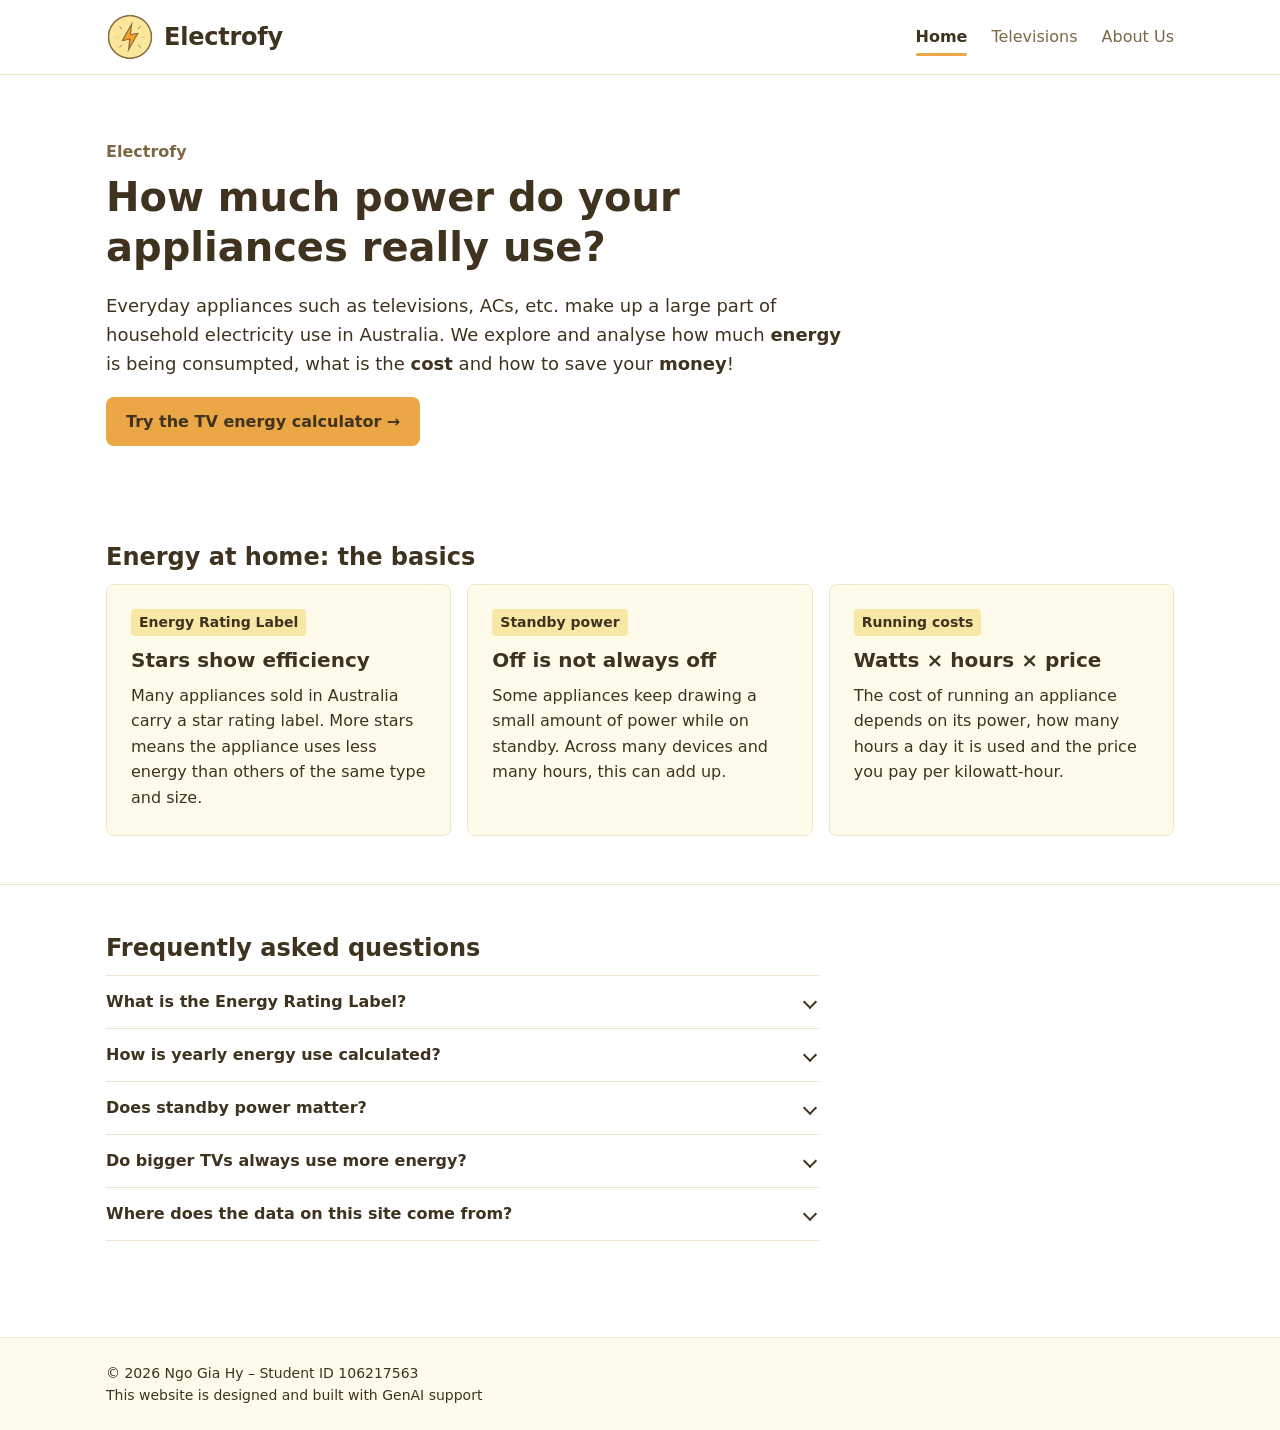
<file: Demonstration 1/index.html>
<!DOCTYPE html>
<html lang="en-AU">
<head>
  <meta charset="UTF-8">
  <meta name="viewport" content="width=device-width, initial-scale=1">
  <title>Home | Electrofy</title>
  <meta name="description" content="Appliance energy consumption in Australian homes.">
  <link rel="icon" href="assets/img/power-logo.png">
  <link rel="stylesheet" href="assets/css/styles.css">
  <script src="assets/js/main.js" defer></script>
</head>
<body>
  <a class="skip-link" href="#main">Skip to main content</a>

  <header class="site-header">
    <nav class="site-nav container" aria-label="Main">
      <a class="logo" href="index.html"><img src="assets/img/power-logo.png" alt="" width="48" height="48"><span class="logo-name">Electrofy</span></a>
      <ul class="nav-links">
        <li><a href="index.html" class="active" aria-current="page">Home</a></li>
        <li><a href="televisions.html">Televisions</a></li>
        <li><a href="about.html">About Us</a></li>
      </ul>
    </nav>
  </header>

  <main id="main">
    <section class="hero">
      <div class="container">
        <p class="site-name">Electrofy</p>
        <h1>How much power do your appliances really use?</h1>
        <p class="lead">Everyday appliances such as televisions, ACs, etc. make up a large part of household electricity use in Australia. We explore and analyse how much <strong>energy</strong> is being consumpted, what is the <strong>cost</strong> and how to save your <strong>money</strong>!</p>
        <a class="button" href="televisions.html">Try the TV energy calculator →</a>
      </div>
    </section>

    <section class="section" aria-labelledby="facts-title">
      <div class="container">
        <h2 id="facts-title">Energy at home: the basics</h2>
        <ul class="card-grid">
          <li class="card">
            <span class="chip">Energy Rating Label</span>
            <h3>Stars show efficiency</h3>
            <p>Many appliances sold in Australia carry a star rating label. More stars means the appliance uses less energy than others of the same type and size.</p>
          </li>
          <li class="card">
            <span class="chip">Standby power</span>
            <h3>Off is not always off</h3>
            <p>Some appliances keep drawing a small amount of power while on standby. Across many devices and many hours, this can add up.</p>
          </li>
          <li class="card">
            <span class="chip">Running costs</span>
            <h3>Watts × hours × price</h3>
            <p>The cost of running an appliance depends on its power, how many hours a day it is used and the price you pay per kilowatt-hour.</p>
          </li>
        </ul>
      </div>
    </section>

    <section class="section" aria-labelledby="faq-title">
      <div class="container">
        <h2 id="faq-title">Frequently asked questions</h2>
        <div class="faq-list">
          <div class="faq-item">
            <h3><button class="faq-question" type="button" aria-expanded="false" aria-controls="faq-1">What is the Energy Rating Label?<span class="faq-icon" aria-hidden="true"></span></button></h3>
            <div class="faq-answer" id="faq-1" hidden><p>The Energy Rating Label is a star rating shown on appliances in Australia and New Zealand to help buyers compare energy efficiency.</p></div>
          </div>
          <div class="faq-item">
            <h3><button class="faq-question" type="button" aria-expanded="false" aria-controls="faq-2">How is yearly energy use calculated?<span class="faq-icon" aria-hidden="true"></span></button></h3>
            <div class="faq-answer" id="faq-2" hidden><p>Multiply the appliance's power in watts by the hours it is used each day, divide by 1,000 to get kilowatt-hours, then multiply by 365.</p></div>
          </div>
          <div class="faq-item">
            <h3><button class="faq-question" type="button" aria-expanded="false" aria-controls="faq-3">Does standby power matter?<span class="faq-icon" aria-hidden="true"></span></button></h3>
            <div class="faq-answer" id="faq-3" hidden><p>Standby power is usually small for a single device, but it runs around the clock and across many devices in a home.</p></div>
          </div>
          <div class="faq-item">
            <h3><button class="faq-question" type="button" aria-expanded="false" aria-controls="faq-4">Do bigger TVs always use more energy?<span class="faq-icon" aria-hidden="true"></span></button></h3>
            <div class="faq-answer" id="faq-4" hidden><p>Larger screens generally need more power, but screen technology and efficiency also make a difference. Try the calculator to compare models.</p></div>
          </div>
          <div class="faq-item">
            <h3><button class="faq-question" type="button" aria-expanded="false" aria-controls="faq-5">Where does the data on this site come from?<span class="faq-icon" aria-hidden="true"></span></button></h3>
            <div class="faq-answer" id="faq-5" hidden><p>TV model data comes from the Australian Energy Rating product register. See the About Us page for details.</p></div>
          </div>
        </div>
      </div>
    </section>
  </main>

  <footer class="site-footer">
    <div class="container">
      <p>&copy; <span id="year">2026</span> Ngo Gia Hy – Student ID 106217563</p>
      <p>This website is designed and built with GenAI support</p>
    </div>
  </footer>
</body>
</html>
</file>
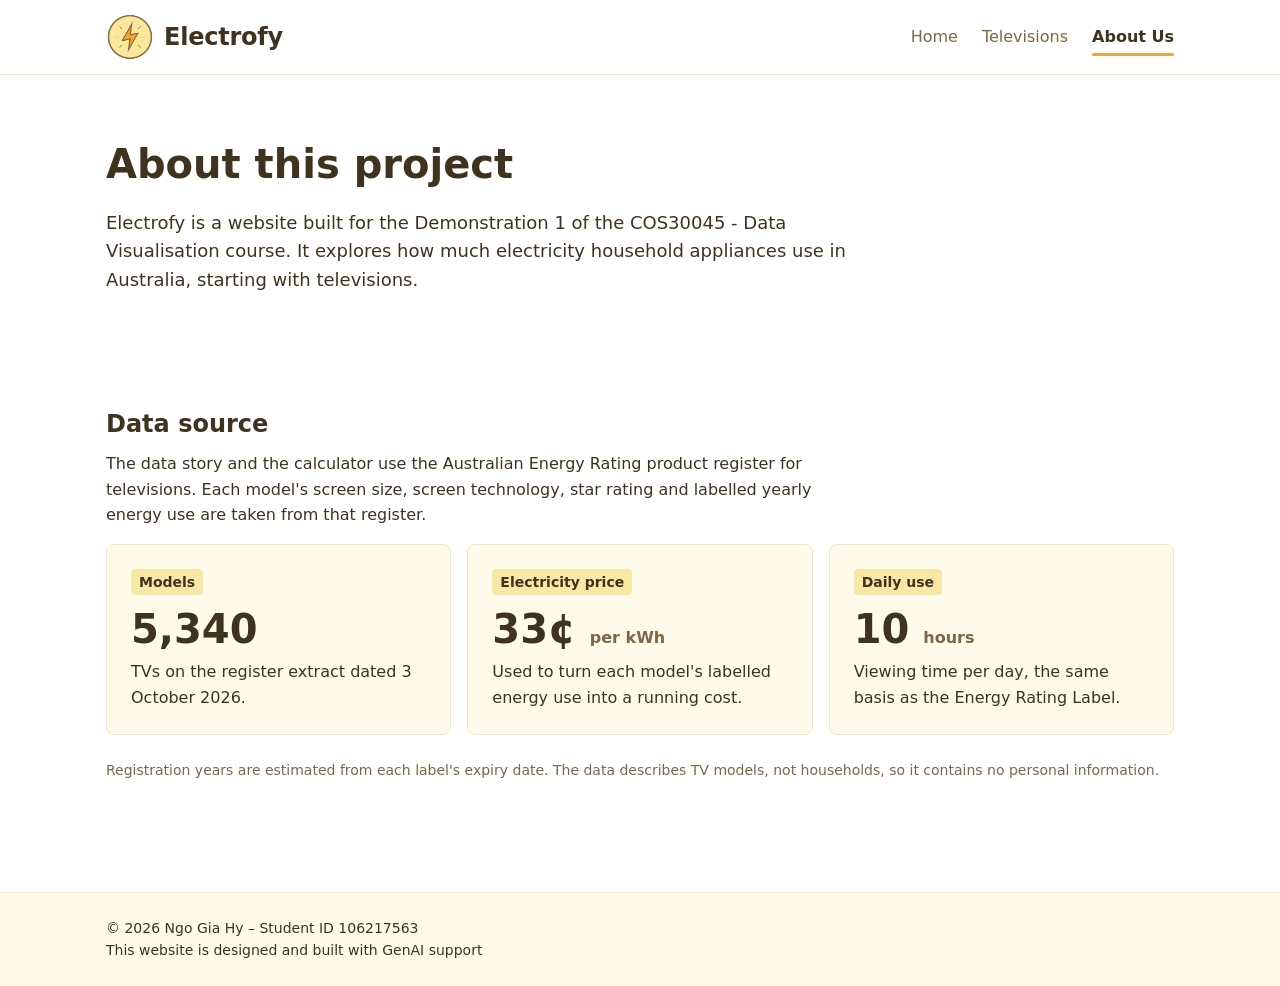
<file: Demonstration 1/about.html>
<!DOCTYPE html>
<html lang="en-AU">
<head>
  <meta charset="UTF-8">
  <meta name="viewport" content="width=device-width, initial-scale=1">
  <title>About Us | Electrofy</title>
  <meta name="description" content="About the Electrofy project, its data source and its author.">
  <link rel="icon" href="assets/img/power-logo.png">
  <link rel="stylesheet" href="assets/css/styles.css">
  <script src="assets/js/main.js" defer></script>
</head>
<body>
  <a class="skip-link" href="#main">Skip to main content</a>

  <header class="site-header">
    <nav class="site-nav container" aria-label="Main">
      <a class="logo" href="index.html"><img src="assets/img/power-logo.png" alt="" width="48" height="48"><span class="logo-name">Electrofy</span></a>
      <ul class="nav-links">
        <li><a href="index.html">Home</a></li>
        <li><a href="televisions.html">Televisions</a></li>
        <li><a href="about.html" class="active" aria-current="page">About Us</a></li>
      </ul>
    </nav>
  </header>

  <main id="main">
    <section class="hero">
      <div class="container">
        <h1>About this project</h1>
        <p class="lead">Electrofy is a website built for the Demonstration 1 of the COS30045 - Data Visualisation course. It explores how much electricity household appliances use in Australia, starting with televisions.</p>
      </div>
    </section>

    <section class="section" aria-labelledby="data-title">
      <div class="container">
        <h2 id="data-title">Data source</h2>
        <p class="prose">The data story and the calculator use the Australian Energy Rating product register for televisions. Each model's screen size, screen technology, star rating and labelled yearly energy use are taken from that register.</p>
        <ul class="card-grid">
          <li class="card">
            <span class="chip">Models</span>
            <p class="stat">5,340</p>
            <p>TVs on the register extract dated 3 October 2026.</p>
          </li>
          <li class="card">
            <span class="chip">Electricity price</span>
            <p class="stat">33¢ <small>per kWh</small></p>
            <p>Used to turn each model's labelled energy use into a running cost.</p>
          </li>
          <li class="card">
            <span class="chip">Daily use</span>
            <p class="stat">10 <small>hours</small></p>
            <p>Viewing time per day, the same basis as the Energy Rating Label.</p>
          </li>
        </ul>
        <p class="data-note">Registration years are estimated from each label's expiry date. The data describes TV models, not households, so it contains no personal information.</p>
      </div>
    </section>

  </main>

  <footer class="site-footer">
    <div class="container">
      <p>&copy; <span id="year">2026</span> Ngo Gia Hy – Student ID 106217563</p>
      <p>This website is designed and built with GenAI support</p>
    </div>
  </footer>
</body>
</html>
</file>
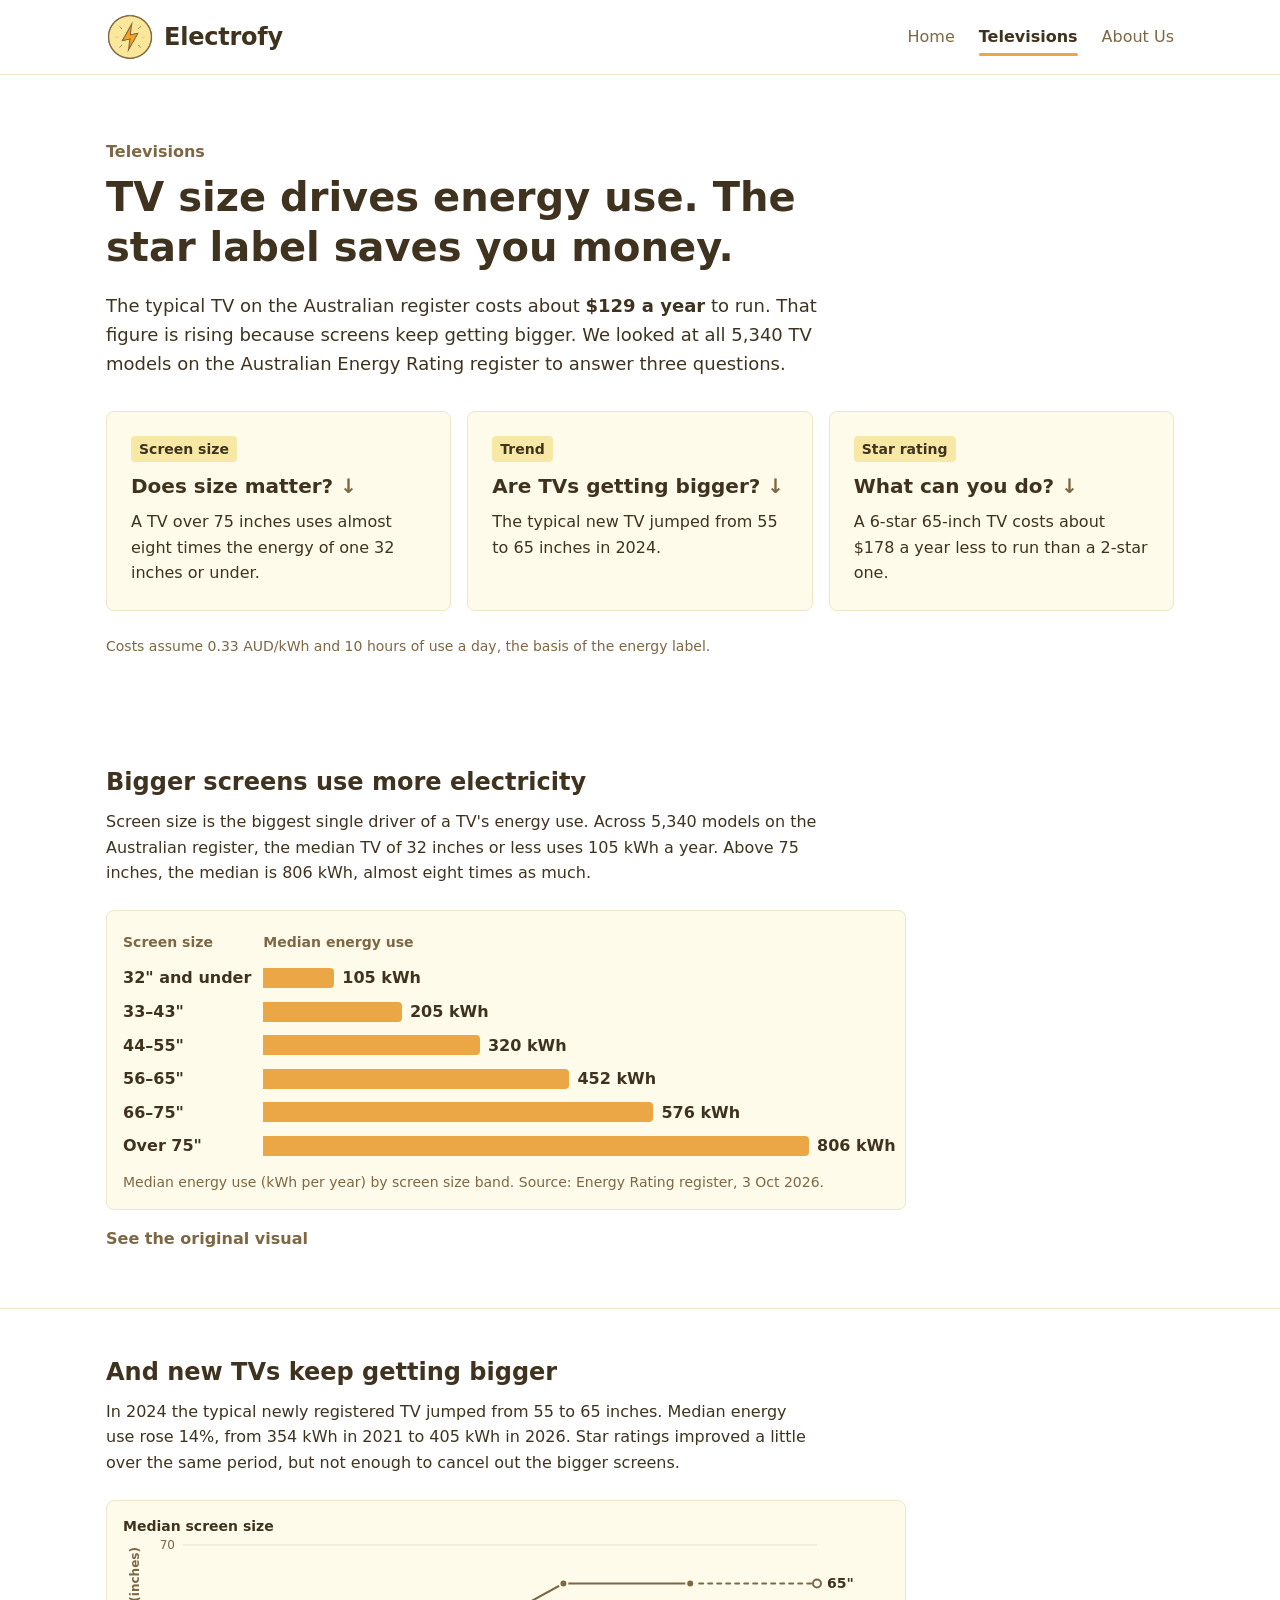
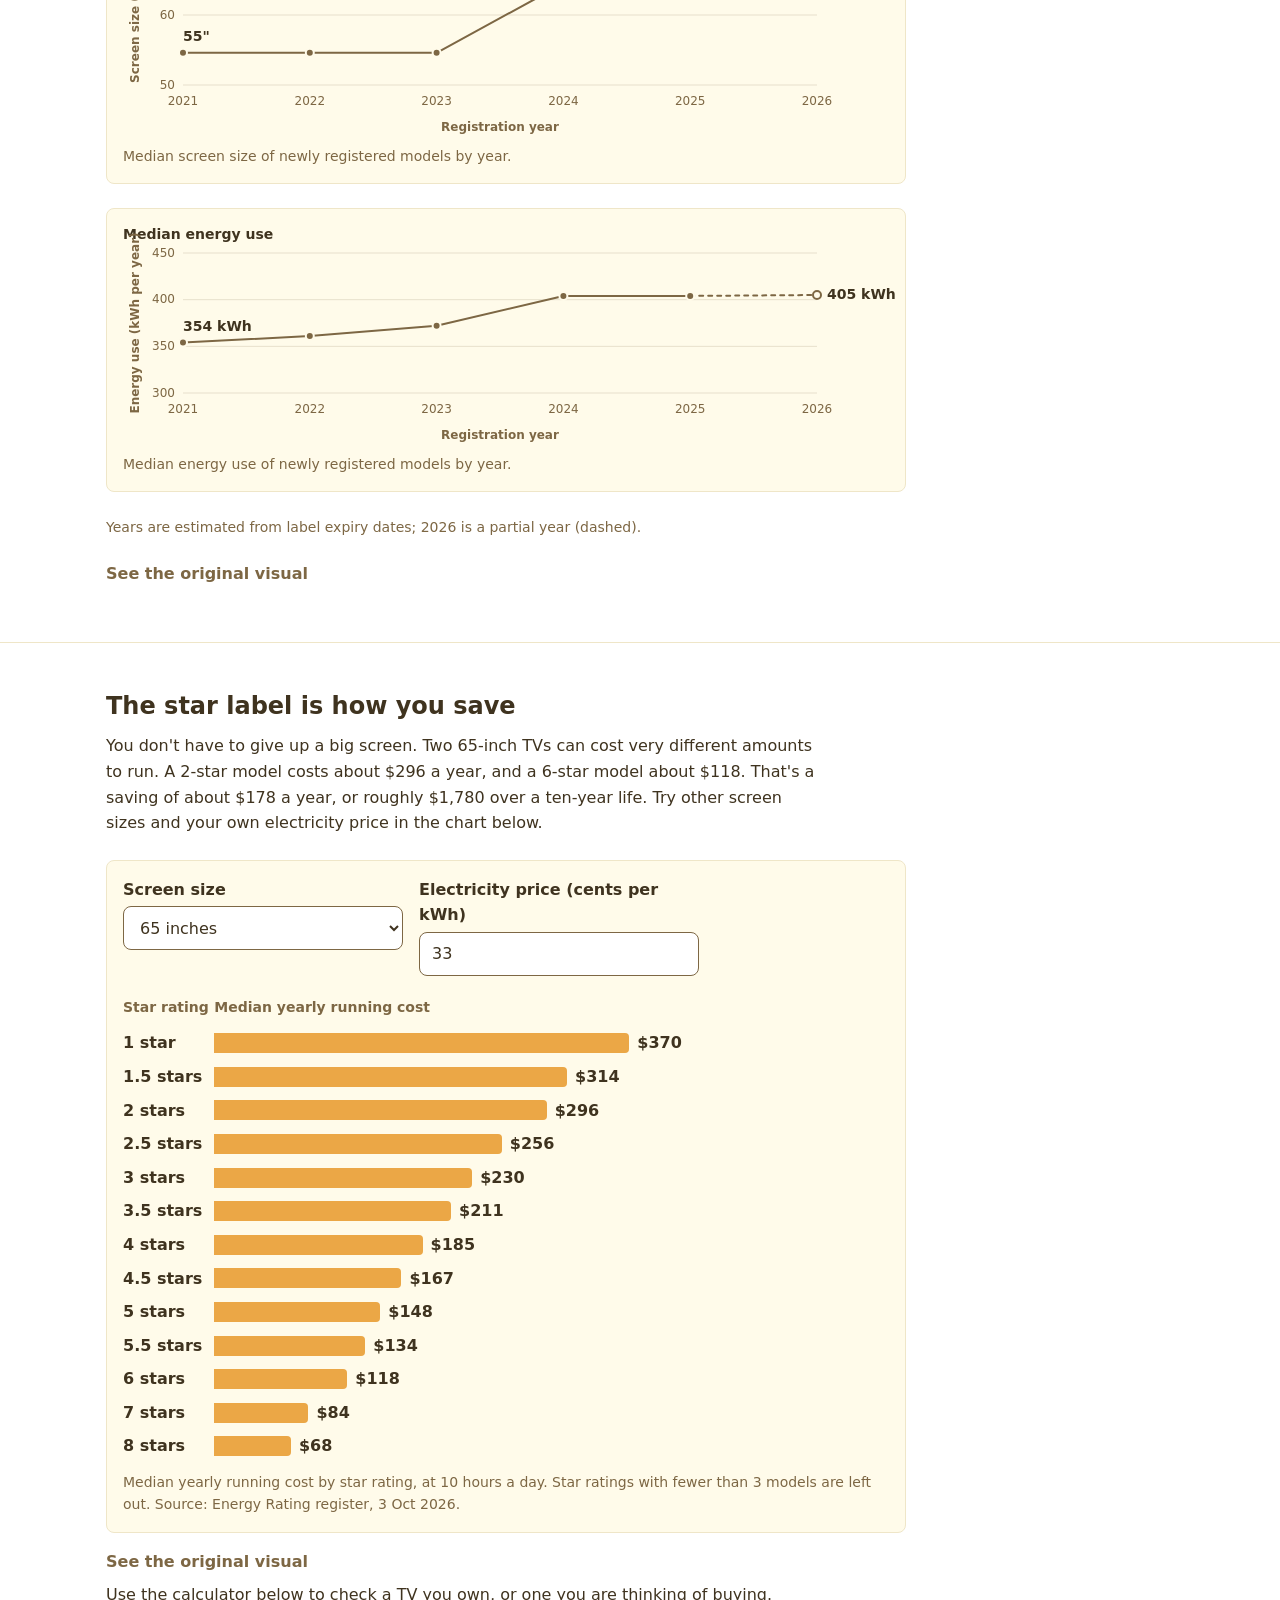
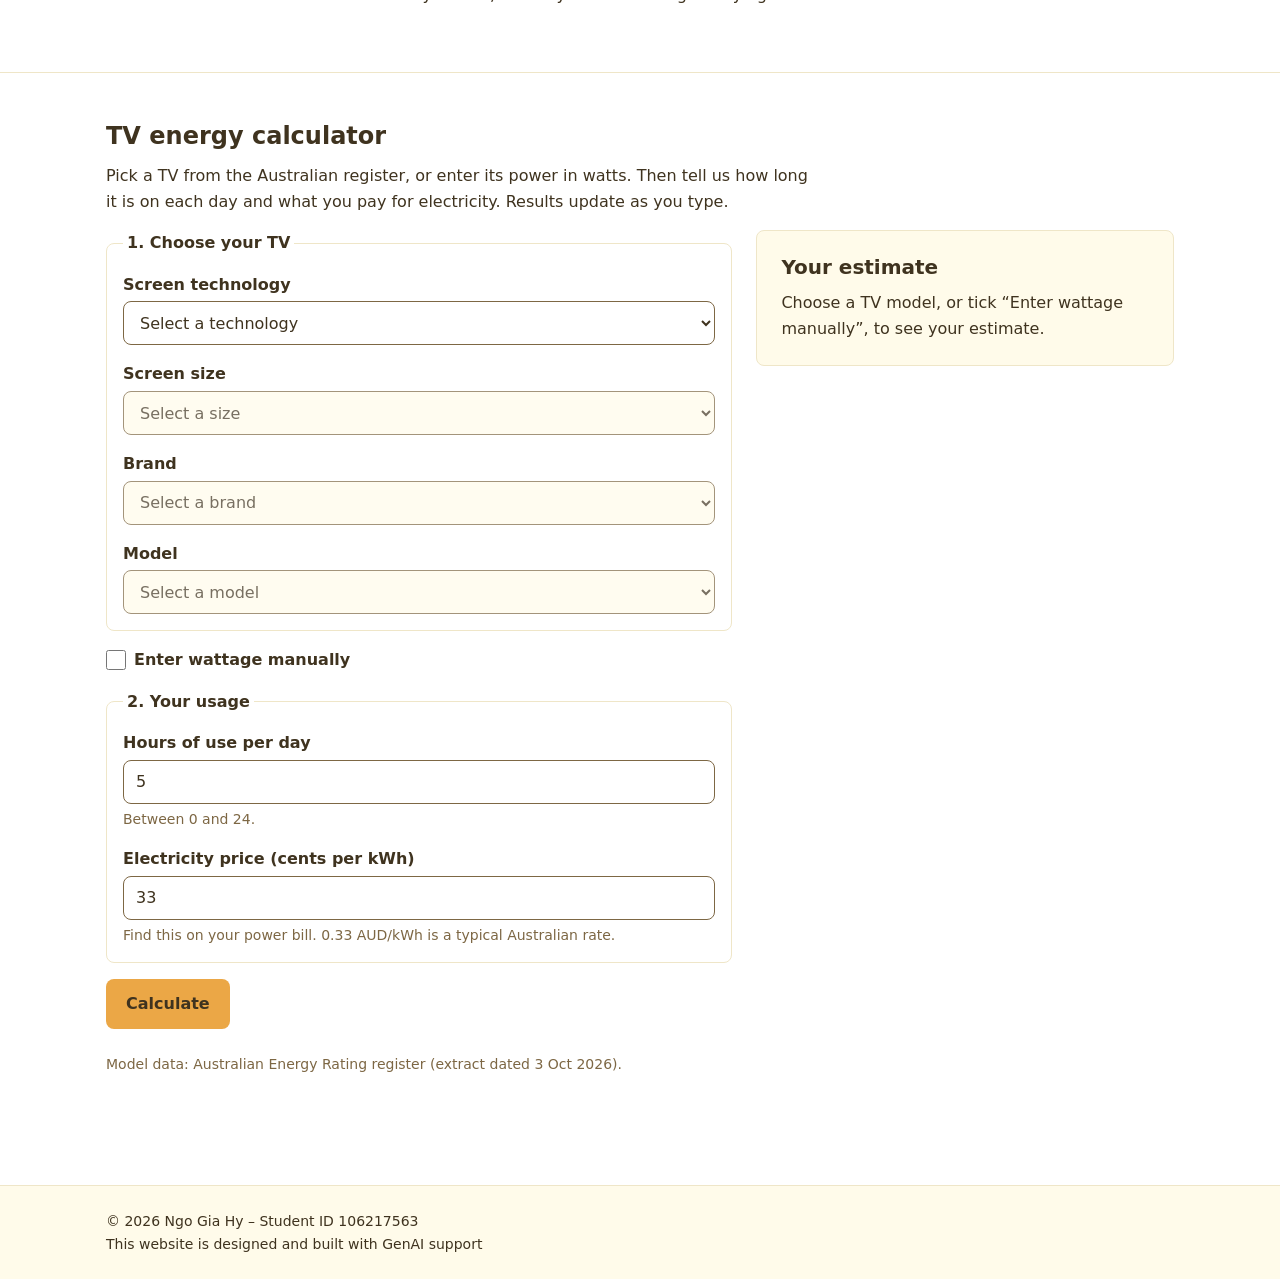
<file: Demonstration 1/televisions.html>
<!DOCTYPE html>
<html lang="en-AU">
<head>
  <meta charset="UTF-8">
  <meta name="viewport" content="width=device-width, initial-scale=1">
  <title>Televisions | Electrofy</title>
  <meta name="description" content="Bigger TVs, bigger bills: how screen size and star ratings affect what a TV costs to run in Australia, plus a TV energy calculator.">
  <link rel="icon" href="assets/img/power-logo.png">
  <link rel="stylesheet" href="assets/css/styles.css">
  <script src="assets/js/main.js" defer></script>
  <script src="assets/data/tv-models.js" defer></script>
  <script src="assets/js/calculator.js" defer></script>
  <script src="assets/js/cost-chart.js" defer></script>
  <script src="assets/js/trend-chart.js" defer></script>
</head>
<body>
  <a class="skip-link" href="#main">Skip to main content</a>

  <header class="site-header">
    <nav class="site-nav container" aria-label="Main">
      <a class="logo" href="index.html"><img src="assets/img/power-logo.png" alt="" width="48" height="48"><span class="logo-name">Electrofy</span></a>
      <ul class="nav-links">
        <li><a href="index.html">Home</a></li>
        <li><a href="televisions.html" class="active" aria-current="page">Televisions</a></li>
        <li><a href="about.html">About Us</a></li>
      </ul>
    </nav>
  </header>

  <main id="main">
    <section class="hero">
      <div class="container">
        <p class="site-name">Televisions</p>
        <h1>TV size drives energy use. The star label saves you money.</h1>
        <p class="lead">The typical TV on the Australian register costs about <strong>$129 a year</strong> to run. That figure is rising because screens keep getting bigger. We looked at all 5,340 TV models on the Australian Energy Rating register to answer three questions.</p>
        <ul class="card-grid question-grid">
          <li>
            <a class="card card-link" href="#size-title">
              <span class="chip">Screen size</span>
              <p class="card-title">Does size matter?</p>
              <p>A TV over 75 inches uses almost eight times the energy of one 32 inches or under.</p>
            </a>
          </li>
          <li>
            <a class="card card-link" href="#trend-title">
              <span class="chip">Trend</span>
              <p class="card-title">Are TVs getting bigger?</p>
              <p>The typical new TV jumped from 55 to 65 inches in 2024.</p>
            </a>
          </li>
          <li>
            <a class="card card-link" href="#cost-title">
              <span class="chip">Star rating</span>
              <p class="card-title">What can you do?</p>
              <p>A 6-star 65-inch TV costs about $178 a year less to run than a 2-star one.</p>
            </a>
          </li>
        </ul>
        <p class="data-note">Costs assume 0.33 AUD/kWh and 10 hours of use a day, the basis of the energy label.</p>
      </div>
    </section>

    <section class="section" aria-labelledby="size-title">
      <div class="container">
        <h2 id="size-title">Bigger screens use more electricity</h2>
        <p class="prose">Screen size is the biggest single driver of a TV's energy use. Across 5,340 models on the Australian register, the median TV of 32 inches or less uses 105 kWh a year. Above 75 inches, the median is 806 kWh, almost eight times as much.</p>
        <figure class="chart">
          <!-- Medians over all 5,340 register rows, as in the original chart. --share = value / 806. -->
          <table class="bar-table" aria-describedby="size-caption">
            <thead>
              <tr><th scope="col">Screen size</th><th scope="col">Median energy use</th></tr>
            </thead>
            <tbody>
              <tr><th scope="row">32" and under</th><td><div class="bar-track"><span class="bar" style="--share: 0.130"></span><span class="bar-value">105 kWh</span></div></td></tr>
              <tr><th scope="row">33–43"</th><td><div class="bar-track"><span class="bar" style="--share: 0.254"></span><span class="bar-value">205 kWh</span></div></td></tr>
              <tr><th scope="row">44–55"</th><td><div class="bar-track"><span class="bar" style="--share: 0.397"></span><span class="bar-value">320 kWh</span></div></td></tr>
              <tr><th scope="row">56–65"</th><td><div class="bar-track"><span class="bar" style="--share: 0.561"></span><span class="bar-value">452 kWh</span></div></td></tr>
              <tr><th scope="row">66–75"</th><td><div class="bar-track"><span class="bar" style="--share: 0.715"></span><span class="bar-value">576 kWh</span></div></td></tr>
              <tr><th scope="row">Over 75"</th><td><div class="bar-track"><span class="bar" style="--share: 1"></span><span class="bar-value">806 kWh</span></div></td></tr>
            </tbody>
          </table>
          <figcaption id="size-caption">Median energy use (kWh per year) by screen size band. Source: Energy Rating register, 3 Oct 2026.</figcaption>
        </figure>
        <details class="chart-original">
          <summary>See the original visual</summary>
          <img src="assets/img/chart-a-size.png" alt="Bar chart of median yearly energy use by screen size: 105 kWh for 32 inches and under, 205 for 33 to 43, 320 for 44 to 55, 452 for 56 to 65, 576 for 66 to 75 and 806 kWh for over 75 inches.">
        </details>
      </div>
    </section>

    <section class="section" aria-labelledby="trend-title">
      <div class="container">
        <h2 id="trend-title">And new TVs keep getting bigger</h2>
        <p class="prose">In 2024 the typical newly registered TV jumped from 55 to 65 inches. Median energy use rose 14%, from 354 kWh in 2021 to 405 kWh in 2026. Star ratings improved a little over the same period, but not enough to cancel out the bigger screens.</p>
        <figure class="chart">
          <div class="trend-chart" data-measure="size"></div>
          <div class="chart-tip" role="tooltip" hidden></div>
          <figcaption>Median screen size of newly registered models by year.</figcaption>
        </figure>
        <figure class="chart">
          <div class="trend-chart" data-measure="kwh"></div>
          <div class="chart-tip" role="tooltip" hidden></div>
          <figcaption>Median energy use of newly registered models by year.</figcaption>
        </figure>
        <p class="data-note">Years are estimated from label expiry dates; 2026 is a partial year (dashed).</p>
        <details class="chart-original">
          <summary>See the original visual</summary>
          <img src="assets/img/chart-b-trend.png" alt="Line chart from 2021 to 2026: median screen size steps up from 55 to 65 inches in 2024, and median yearly energy use rises from 354 to 405 kWh.">
        </details>
      </div>
    </section>

    <section class="section" aria-labelledby="cost-title">
      <div class="container">
        <h2 id="cost-title">The star label is how you save</h2>
        <p class="prose">You don't have to give up a big screen. Two 65-inch TVs can cost very different amounts to run. A 2-star model costs about $296 a year, and a 6-star model about $118. That's a saving of about $178 a year, or roughly $1,780 over a ten-year life. Try other screen sizes and your own electricity price in the chart below.</p>
        <figure class="chart cost-chart">
          <div class="chart-controls">
            <div class="field">
              <label for="cost-size">Screen size</label>
              <select id="cost-size"></select>
            </div>
            <div class="field">
              <label for="cost-price">Electricity price (cents per kWh)</label>
              <input type="number" id="cost-price" value="33" min="1" max="200" step="any" inputmode="decimal" aria-describedby="cost-price-error">
              <p class="error" id="cost-price-error"></p>
            </div>
          </div>
          <table class="bar-table" aria-describedby="cost-caption">
            <thead>
              <tr><th scope="col">Star rating</th><th scope="col">Median yearly running cost</th></tr>
            </thead>
            <tbody id="cost-rows"></tbody>
          </table>
          <div class="chart-tip" id="cost-tip" role="tooltip" hidden></div>
          <figcaption id="cost-caption">Median yearly running cost by star rating, at 10 hours a day. Star ratings with fewer than 3 models are left out. Source: Energy Rating register, 3 Oct 2026.</figcaption>
        </figure>
        <details class="chart-original">
          <summary>See the original visual</summary>
          <img src="assets/img/chart-c-cost.png" alt="Bar chart of yearly running cost for 65-inch TVs by star rating: about $296 at 2 stars, $185 at 4 stars, $119 at 6 stars and $84 at 7 stars.">
        </details>
        <p class="prose">Use the calculator below to check a TV you own, or one you are thinking of buying.</p>
      </div>
    </section>

    <section class="section" aria-labelledby="calc-title">
      <div class="container">
        <h2 id="calc-title">TV energy calculator</h2>
        <p class="prose">Pick a TV from the Australian register, or enter its power in watts. Then tell us how long it is on each day and what you pay for electricity. Results update as you type.</p>

        <div class="calc-layout">
          <form id="calc-form" class="calc-form" novalidate autocomplete="off">
            <fieldset id="model-picker">
              <legend>1. Choose your TV</legend>
              <div class="field">
                <label for="tech">Screen technology</label>
                <select id="tech" name="tech"></select>
              </div>
              <div class="field">
                <label for="size">Screen size</label>
                <select id="size" name="size" disabled></select>
              </div>
              <div class="field">
                <label for="brand">Brand</label>
                <select id="brand" name="brand" disabled></select>
              </div>
              <div class="field">
                <label for="model">Model</label>
                <select id="model" name="model" disabled aria-describedby="model-error"></select>
                <p class="error" id="model-error"></p>
              </div>
            </fieldset>

            <div class="field field-check">
              <input type="checkbox" id="manual" name="manual">
              <label for="manual">Enter wattage manually</label>
            </div>

            <div class="field" id="watts-field" hidden>
              <label for="watts">Power usage (watts)</label>
              <input type="number" id="watts" name="watts" min="1" max="1000" step="any" inputmode="decimal" aria-describedby="watts-help watts-error">
              <p class="help" id="watts-help">Between 1 and 1000 W. Check the label or the manual.</p>
              <p class="error" id="watts-error"></p>
            </div>

            <fieldset>
              <legend>2. Your usage</legend>
              <div class="field">
                <label for="hours">Hours of use per day</label>
                <input type="number" id="hours" name="hours" value="5" min="0" max="24" step="any" inputmode="decimal" aria-describedby="hours-help hours-error">
                <p class="help" id="hours-help">Between 0 and 24.</p>
                <p class="error" id="hours-error"></p>
              </div>
              <div class="field">
                <label for="price">Electricity price (cents per kWh)</label>
                <input type="number" id="price" name="price" value="33" min="1" max="200" step="any" inputmode="decimal" aria-describedby="price-help price-error">
                <p class="help" id="price-help">Find this on your power bill. 0.33 AUD/kWh is a typical Australian rate.</p>
                <p class="error" id="price-error"></p>
              </div>
            </fieldset>

            <button type="submit" class="button">Calculate</button>
          </form>

          <section class="results" aria-labelledby="results-title">
            <h3 id="results-title">Your estimate</h3>
            <div aria-live="polite">
              <p class="results-message" id="results-message">Choose a TV model, or tick “Enter wattage manually”, to see your estimate.</p>
              <p class="results-basis" id="results-basis" hidden></p>
              <table class="results-table" id="results-table" hidden>
                <thead>
                  <tr><th scope="col">Period</th><th scope="col">Energy</th><th scope="col">Cost</th></tr>
                </thead>
                <tbody>
                  <tr><th scope="row">Per day</th><td id="kwh-day"></td><td id="cost-day"></td></tr>
                  <tr><th scope="row">Per month</th><td id="kwh-month"></td><td id="cost-month"></td></tr>
                  <tr><th scope="row">Per year</th><td id="kwh-year"></td><td id="cost-year"></td></tr>
                </tbody>
              </table>
              <p class="label-note" id="label-note" hidden></p>
            </div>
          </section>
        </div>

        <p class="data-note">Model data: Australian Energy Rating register (extract dated 3 Oct 2026).</p>
      </div>
    </section>
  </main>

  <footer class="site-footer">
    <div class="container">
      <p>&copy; <span id="year">2026</span> Ngo Gia Hy – Student ID 106217563</p>
      <p>This website is designed and built with GenAI support</p>
    </div>
  </footer>
</body>
</html>
</file>
<file: Demonstration 1/assets/css/styles.css>
/* Electrofy — shared styles.
   Colours are taken from the logo (assets/img/power-logo.png). */

:root {
  --bg: #FFFFFF;
  --surface: #FFFBEA;
  --cream: #F8E8A5;
  --ink: #3F331F;
  --brown: #7D6744;
  --amber: #EBA746;
  --error: #B42318;
  --line: #EFE6C8;
  --radius: 8px;
  --max-width: 1100px;
  --ease: cubic-bezier(0.2, 0, 0, 1);
}

/* ---------- Base ---------- */

*, *::before, *::after { box-sizing: border-box; }

[hidden] { display: none !important; }

body {
  margin: 0;
  min-height: 100vh;
  display: flex;
  flex-direction: column;
  font-family: system-ui, -apple-system, "Segoe UI", Roboto, "Helvetica Neue", Arial, sans-serif;
  font-size: 1rem;
  line-height: 1.6;
  color: var(--ink);
  background: var(--bg);
}

main { flex: 1; }

img { display: block; max-width: 100%; height: auto; }

h1, h2, h3 { margin: 0 0 0.5em; line-height: 1.25; text-wrap: balance; }
h1 { font-size: 2rem; }
h2 { font-size: 1.5rem; }
h3 { font-size: 1.25rem; }

p { margin: 0 0 1em; }

a { color: var(--brown); }
a:hover { color: var(--ink); }

:focus-visible { outline: 2px solid var(--brown); outline-offset: 3px; }

.container { width: 100%; max-width: var(--max-width); margin: 0 auto; padding: 0 16px; }

.skip-link {
  position: absolute;
  left: 16px;
  top: -64px;
  z-index: 10;
  padding: 8px 12px;
  background: var(--ink);
  color: var(--bg);
  border-radius: var(--radius);
}
.skip-link:focus { top: 8px; }
.skip-link:hover,
.skip-link:focus { color: var(--bg); }

/* ---------- Header & navigation ---------- */

.site-header { background: var(--bg); border-bottom: 1px solid var(--line); }

.site-nav {
  display: flex;
  flex-wrap: wrap;
  align-items: center;
  justify-content: space-between;
  gap: 8px 24px;
  padding-top: 12px;
  padding-bottom: 12px;
}

.logo { display: inline-flex; align-items: center; gap: 10px; text-decoration: none; }
.logo img { width: 48px; height: 48px; transition: transform 200ms var(--ease); }
.logo-name { font-size: 1.5rem; font-weight: 700; color: var(--ink); letter-spacing: -0.01em; }
.logo:hover img { transform: translateY(-2px); }

.nav-links { display: flex; flex-wrap: wrap; gap: 0 24px; margin: 0; padding: 0; list-style: none; }

.nav-links a {
  position: relative;
  display: inline-block;
  padding: 12px 0;
  color: var(--brown);
  font-weight: 500;
  text-decoration: none;
}

.nav-links a::after {
  content: "";
  position: absolute;
  left: 0;
  right: 0;
  bottom: 6px;
  height: 3px;
  border-radius: 2px;
  background: var(--amber);
  transform: scaleX(0);
  transform-origin: left;
  transition: transform 200ms var(--ease);
}

.nav-links a:hover { color: var(--ink); }
.nav-links a:hover::after,
.nav-links a.active::after { transform: scaleX(1); }
.nav-links a.active { color: var(--ink); font-weight: 700; }

/* ---------- Page sections ---------- */

.section { padding: 48px 0; }
.section + .section { border-top: 1px solid var(--line); }
.hero { padding: 64px 0 48px; }

.site-name { margin-bottom: 8px; color: var(--brown); font-weight: 600; }

.lead { max-width: 65ch; font-size: 1.125rem; }
.prose { max-width: 70ch; }

.button {
  display: inline-block;
  padding: 12px 20px;
  border: 0;
  border-radius: var(--radius);
  background: var(--amber);
  color: var(--ink);
  font: inherit;
  font-weight: 700;
  text-decoration: none;
  cursor: pointer;
  transition: background-color 150ms var(--ease), transform 150ms var(--ease);
}
.button:hover { background: color-mix(in srgb, var(--amber) 80%, white); color: var(--ink); }
.button:active { transform: scale(0.98); }

.card-grid { display: grid; grid-template-columns: 1fr; gap: 16px; margin: 0; padding: 0; list-style: none; }

.card { padding: 24px; background: var(--surface); border: 1px solid var(--line); border-radius: var(--radius); }
.card p:last-child { margin-bottom: 0; }

.question-grid { margin-top: 32px; }
.card-link {
  display: block;
  height: 100%;
  color: var(--ink);
  text-decoration: none;
  transition: border-color 150ms var(--ease), transform 150ms var(--ease);
}
.card-link:hover { border-color: var(--amber); color: var(--ink); transform: translateY(-2px); }
.card-title { margin: 0 0 0.5em; font-size: 1.25rem; font-weight: 700; line-height: 1.25; }
.card-title::after { content: " ↓" / ""; color: var(--brown); }

@media (prefers-reduced-motion: no-preference) {
  html { scroll-behavior: smooth; }
}

.chip {
  display: inline-block;
  margin-bottom: 12px;
  padding: 2px 8px;
  border-radius: 4px;
  background: var(--cream);
  color: var(--ink);
  font-size: 0.875rem;
  font-weight: 600;
}

.stat { margin: 0 0 8px; font-size: 2.5rem; font-weight: 700; line-height: 1.1; font-variant-numeric: tabular-nums; }
.stat small { font-size: 1rem; font-weight: 600; color: var(--brown); }

.data-note { margin-top: 24px; color: var(--brown); font-size: 0.875rem; }

.author-card { display: inline-block; padding: 16px 24px; background: var(--cream); color: var(--ink); border-radius: var(--radius); }
.author-card p { margin: 0; }

/* ---------- Story charts ---------- */

.chart { position: relative; max-width: 800px; margin: 24px 0 0; padding: 16px; background: var(--surface); border: 1px solid var(--line); border-radius: var(--radius); }
.chart img { width: 100%; background: var(--bg); }
.chart figcaption { margin-top: 8px; color: var(--brown); font-size: 0.875rem; }

.chart-controls { display: flex; flex-wrap: wrap; gap: 0 16px; }
.chart-controls .field { flex: 1 1 200px; max-width: 280px; }

.bar-table { width: 100%; border-collapse: collapse; font-variant-numeric: tabular-nums; }
.bar-table th,
.bar-table td { padding: 4px 0; text-align: left; }
.bar-table thead th { padding-bottom: 8px; color: var(--brown); font-size: 0.875rem; }
.bar-table tbody th { width: 5.5rem; padding-right: 12px; font-weight: 600; white-space: nowrap; }
.bar-table tbody tr:focus-visible { outline-offset: 0; }

.bar-track { display: flex; align-items: center; gap: 8px; }
.bar {
  flex: none;
  width: calc((100% - 5rem) * var(--share));
  min-width: 2px;
  height: 20px;
  border-radius: 0 4px 4px 0;
  background: var(--amber);
  transform-origin: left;
  animation: bar-grow 400ms var(--ease);
  transition: background-color 150ms var(--ease);
}
.bar-table tbody tr:hover .bar,
.bar-table tbody tr:focus .bar { background: var(--brown); }
.bar-value { font-weight: 600; white-space: nowrap; }

@keyframes bar-grow { from { transform: scaleX(0); } }

.chart-tip {
  position: absolute;
  z-index: 1;
  padding: 8px 12px;
  background: var(--ink);
  color: var(--bg);
  border-radius: var(--radius);
  max-width: min(340px, 100%);
  font-size: 0.875rem;
  pointer-events: none;
}
.chart-tip strong { display: block; font-size: 1rem; }

.trend-chart svg { display: block; overflow: visible; }
.trend-title { fill: var(--ink); font-size: 0.875rem; font-weight: 600; }
.trend-tick { fill: var(--brown); font-size: 0.75rem; font-variant-numeric: tabular-nums; }
.trend-axis { fill: var(--brown); font-size: 0.75rem; font-weight: 600; }
.trend-value { fill: var(--ink); font-size: 0.875rem; font-weight: 600; }
.trend-grid { stroke: color-mix(in srgb, var(--brown) 18%, transparent); stroke-width: 1; }
.trend-line { fill: none; stroke: var(--brown); stroke-width: 2; stroke-linecap: round; stroke-linejoin: round; }
.trend-line.is-partial { stroke-dasharray: 4 5; }
.trend-dot { fill: var(--brown); stroke: var(--surface); stroke-width: 2; }
.trend-dot.is-partial { fill: var(--surface); stroke: var(--brown); }
.trend-dot.is-active { fill: var(--amber); stroke: var(--brown); }
.trend-crosshair { stroke: var(--brown); stroke-width: 1; }
.trend-hit { fill: transparent; outline: none; }

.chart-original { max-width: 800px; margin-top: 8px; }
.chart-original img { margin-top: 8px; border: 1px solid var(--line); border-radius: var(--radius); }

/* ---------- Storyboard ---------- */

.plan summary,
.chart-original summary { display: inline-block; padding: 8px 0; color: var(--brown); font-weight: 700; cursor: pointer; }
.plan summary:hover,
.chart-original summary:hover { color: var(--ink); }
.plan[open] summary { margin-bottom: 16px; }

.storyboard { display: grid; grid-template-columns: 1fr; gap: 16px; margin: 0; padding: 0; list-style: none; }
.frame { padding: 16px; background: var(--surface); border: 1px solid var(--line); border-radius: var(--radius); }
.frame p { margin: 0; }
.frame p + p { margin-top: 8px; font-weight: 600; }

.sketch {
  margin: 0 0 12px;
  padding: 12px;
  overflow-x: auto;
  background: var(--bg);
  border: 2px dashed var(--brown);
  border-radius: var(--radius);
  font-size: 0.8125rem;
  line-height: 1.4;
}

/* ---------- FAQ accordion ---------- */

.faq-list { max-width: 70ch; border-top: 1px solid var(--line); }
.faq-item { border-bottom: 1px solid var(--line); }
.faq-item h3 { margin: 0; font-size: 1rem; }

.faq-question {
  display: flex;
  align-items: center;
  justify-content: space-between;
  gap: 16px;
  width: 100%;
  padding: 16px 0;
  border: 0;
  background: none;
  color: var(--ink);
  font: inherit;
  font-weight: 600;
  text-align: left;
  cursor: pointer;
}
.faq-question:hover { color: var(--brown); }

.faq-icon {
  flex: none;
  width: 10px;
  height: 10px;
  margin-right: 4px;
  border-right: 2px solid currentColor;
  border-bottom: 2px solid currentColor;
  transform: rotate(45deg);
  transition: transform 200ms var(--ease);
}
.faq-question[aria-expanded="true"] .faq-icon { transform: rotate(-135deg); }

.faq-answer { padding-bottom: 16px; }
.faq-answer:not([hidden]) { animation: faq-open 250ms var(--ease); }

@keyframes faq-open {
  from { opacity: 0; transform: translateY(-4px); }
  to { opacity: 1; transform: none; }
}

/* ---------- Calculator ---------- */

.calc-layout { display: grid; gap: 24px; }

.calc-form fieldset { margin: 0 0 16px; padding: 16px 16px 0; border: 1px solid var(--line); border-radius: var(--radius); }
.calc-form legend { padding: 0 4px; font-weight: 700; }

.field { margin-bottom: 16px; }
.field label { display: block; margin-bottom: 4px; font-weight: 600; }

.field select,
.field input[type="number"] {
  width: 100%;
  min-height: 44px;
  padding: 8px 12px;
  border: 1px solid var(--brown);
  border-radius: var(--radius);
  background: var(--bg);
  color: var(--ink);
  font: inherit;
}
.field select:disabled { background: var(--surface); cursor: not-allowed; opacity: 0.7; }
.field select[aria-invalid="true"],
.field input[aria-invalid="true"] { border: 2px solid var(--error); }

.field-check { display: flex; align-items: center; gap: 8px; }
.field-check label { margin: 0; }
.field-check input { width: 20px; height: 20px; margin: 0; accent-color: var(--brown); }

.help { margin: 4px 0 0; color: var(--brown); font-size: 0.875rem; }
.error { margin: 4px 0 0; color: var(--error); font-size: 0.875rem; font-weight: 600; }
.error:empty { display: none; }

.results { padding: 24px; background: var(--surface); border: 1px solid var(--line); border-radius: var(--radius); }
.results-message { margin: 0; }
.results-basis { font-weight: 600; }

.results-table { width: 100%; border-collapse: collapse; font-variant-numeric: tabular-nums; }
.results-table th,
.results-table td { padding: 8px 0; border-bottom: 1px solid var(--line); text-align: left; }
.results-table td,
.results-table thead th:not(:first-child) { text-align: right; }
.results-table thead th { color: var(--brown); font-size: 0.875rem; }

.label-note { margin: 16px 0 0; font-size: 0.875rem; }

/* ---------- Footer ---------- */

.site-footer { margin-top: 48px; padding: 24px 0; background: var(--surface); border-top: 1px solid var(--line); font-size: 0.875rem; }
.site-footer p { margin: 0; }

/* ---------- Larger screens ---------- */

@media (min-width: 768px) {
  h1 { font-size: 2.5rem; }
  .card-grid { grid-template-columns: repeat(3, 1fr); }
  .storyboard { grid-template-columns: repeat(2, 1fr); }
}

@media (min-width: 900px) {
  .calc-layout { grid-template-columns: 3fr 2fr; align-items: start; }
}

/* ---------- Reduced motion ---------- */

@media (prefers-reduced-motion: reduce) {
  *, *::before, *::after {
    animation-duration: 0.01ms !important;
    animation-iteration-count: 1 !important;
    transition-duration: 0.01ms !important;
  }
}
</file>
